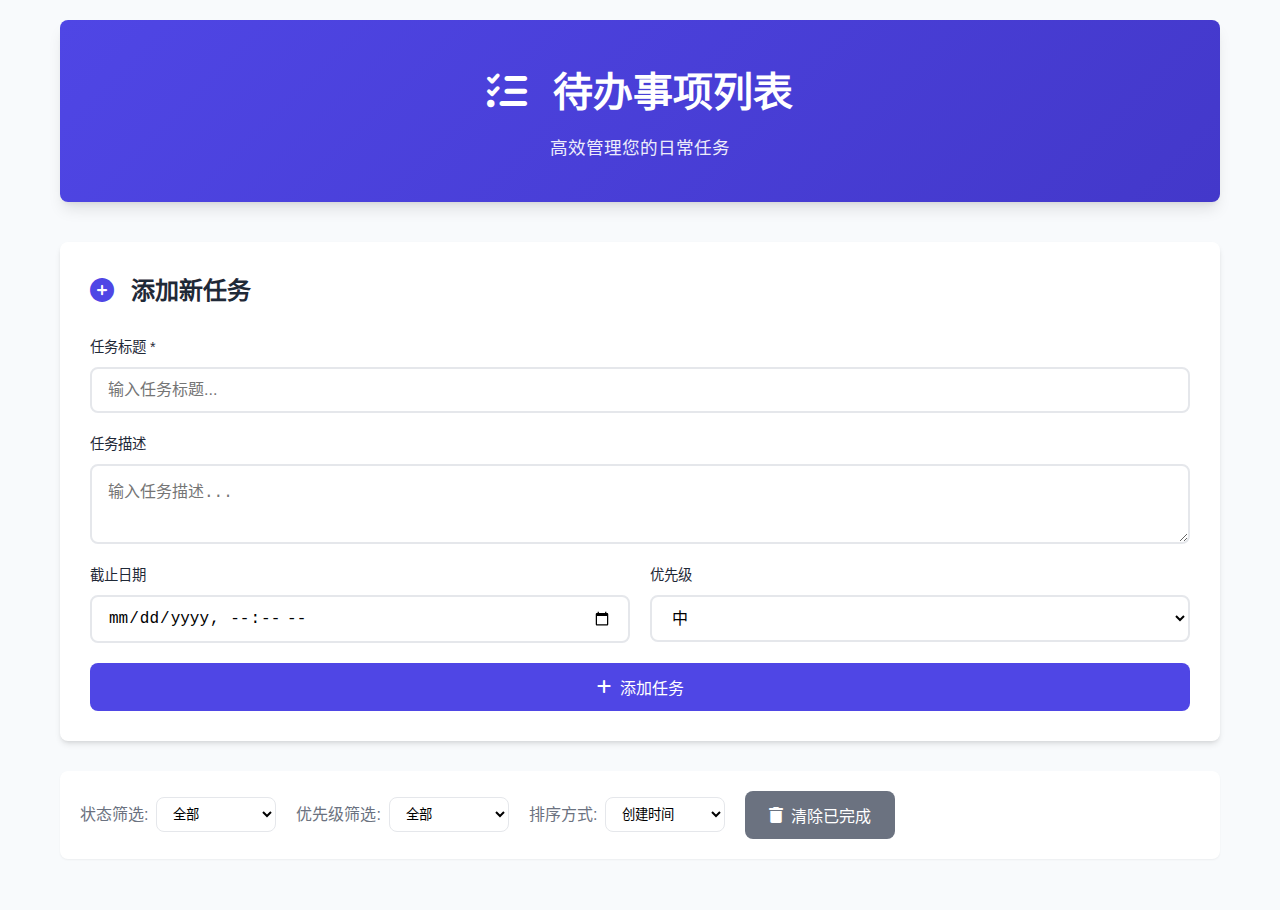
<file: c/index.html>
<!DOCTYPE html>
<html lang="zh-CN">
<head>
    <meta charset="UTF-8">
    <meta name="viewport" content="width=device-width, initial-scale=1.0">
    <title>待办事项列表</title>
    <link rel="stylesheet" href="styles.css">
    <link href="https://cdnjs.cloudflare.com/ajax/libs/font-awesome/6.0.0/css/all.min.css" rel="stylesheet">
</head>
<body>
    <div class="container">
        <header class="header">
            <h1><i class="fas fa-tasks"></i> 待办事项列表</h1>
            <p class="subtitle">高效管理您的日常任务</p>
        </header>

        <main class="main-content">
            <!-- 添加任务表单 -->
            <section class="add-task-section">
                <div class="form-container">
                    <h2><i class="fas fa-plus-circle"></i> 添加新任务</h2>
                    <form id="add-task-form" class="task-form">
                        <div class="form-group">
                            <label for="task-title">任务标题 *</label>
                            <input type="text" id="task-title" name="title" required placeholder="输入任务标题...">
                        </div>
                        
                        <div class="form-group">
                            <label for="task-description">任务描述</label>
                            <textarea id="task-description" name="description" placeholder="输入任务描述..."></textarea>
                        </div>
                        
                        <div class="form-row">
                            <div class="form-group">
                                <label for="task-due-date">截止日期</label>
                                <input type="datetime-local" id="task-due-date" name="dueDate">
                            </div>
                            
                            <div class="form-group">
                                <label for="task-priority">优先级</label>
                                <select id="task-priority" name="priority">
                                    <option value="0">低</option>
                                    <option value="1" selected>中</option>
                                    <option value="2">高</option>
                                    <option value="3">紧急</option>
                                </select>
                            </div>
                        </div>
                        
                        <button type="submit" class="btn btn-primary">
                            <i class="fas fa-plus"></i> 添加任务
                        </button>
                    </form>
                </div>
            </section>

            <!-- 任务筛选和排序 -->
            <section class="filter-section">
                <div class="filter-container">
                    <div class="filter-group">
                        <label for="filter-status">状态筛选:</label>
                        <select id="filter-status">
                            <option value="all">全部</option>
                            <option value="pending">待办</option>
                            <option value="completed">已完成</option>
                        </select>
                    </div>
                    
                    <div class="filter-group">
                        <label for="filter-priority">优先级筛选:</label>
                        <select id="filter-priority">
                            <option value="all">全部</option>
                            <option value="3">紧急</option>
                            <option value="2">高</option>
                            <option value="1">中</option>
                            <option value="0">低</option>
                        </select>
                    </div>
                    
                    <div class="filter-group">
                        <label for="sort-by">排序方式:</label>
                        <select id="sort-by">
                            <option value="created">创建时间</option>
                            <option value="priority">优先级</option>
                            <option value="dueDate">截止日期</option>
                            <option value="title">标题</option>
                        </select>
                    </div>
                    
                    <button id="clear-completed" class="btn btn-secondary">
                        <i class="fas fa-trash"></i> 清除已完成
                    </button>
                </div>
            </section>
</body>
</html>
</file>
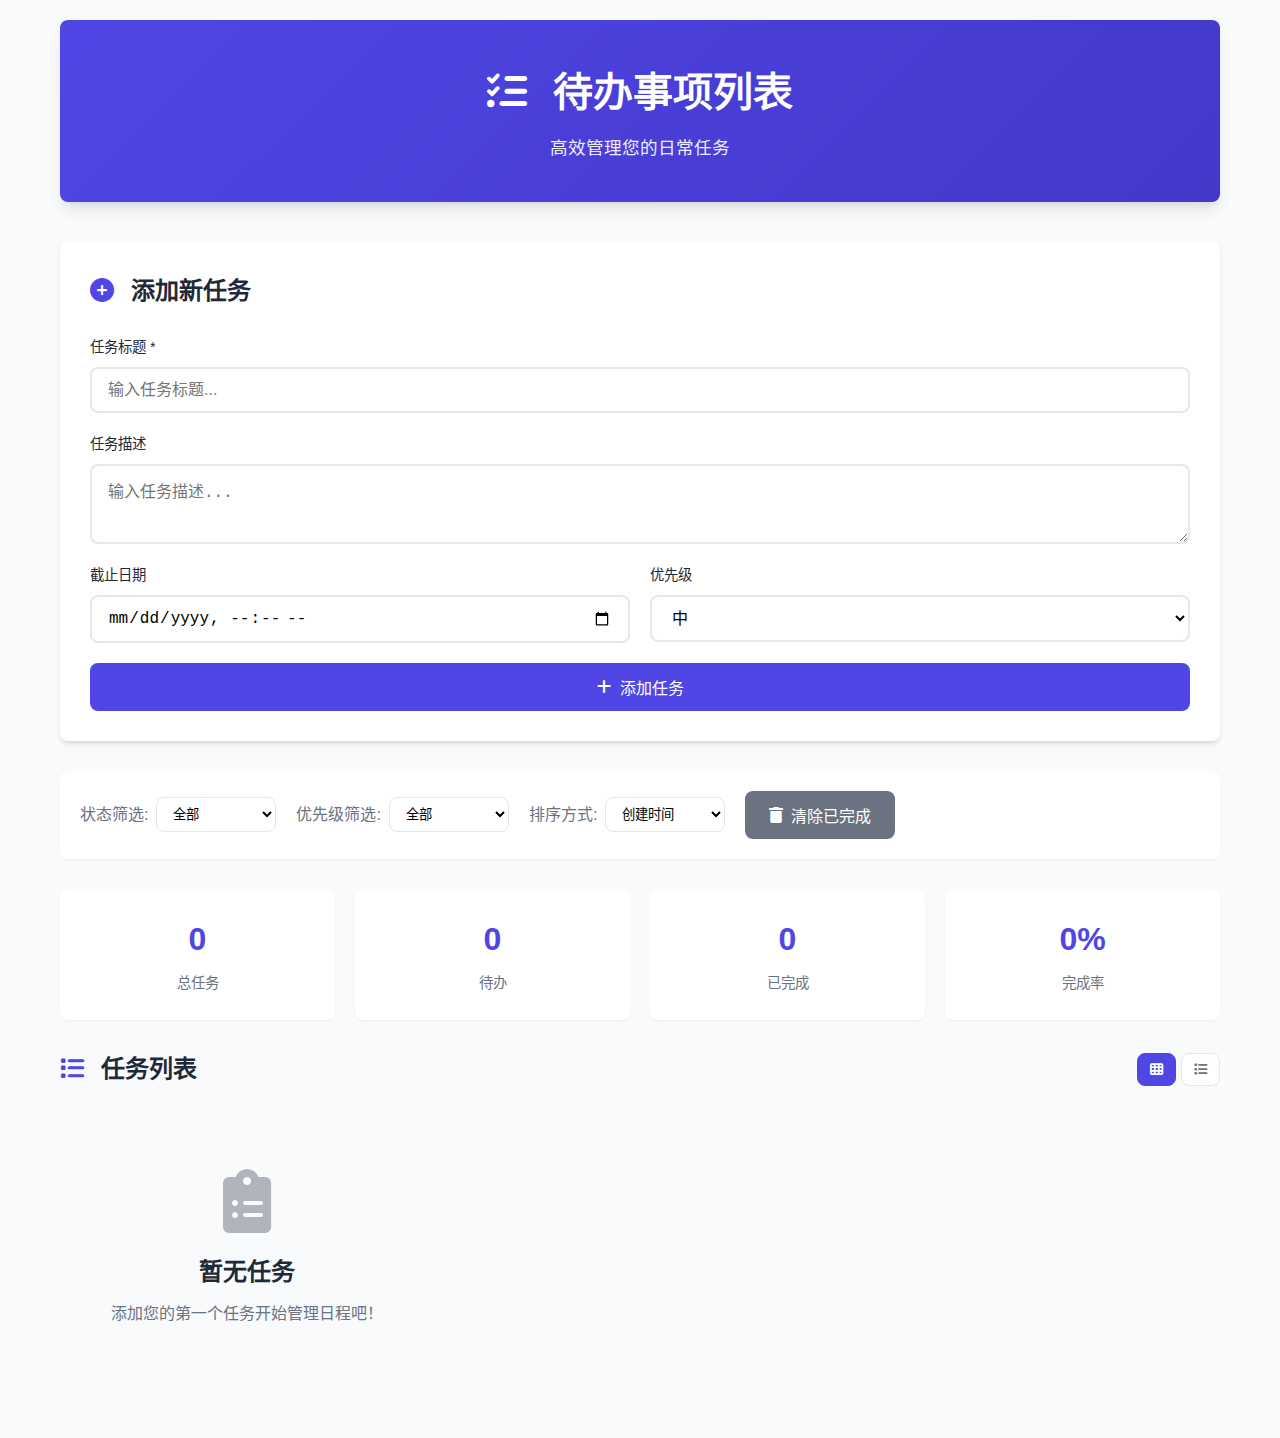
<file: self-discipline/index.html>
<!DOCTYPE html>
<html lang="zh-CN">
<head>
    <meta charset="UTF-8">
    <meta name="viewport" content="width=device-width, initial-scale=1.0">
    <title>待办事项列表</title>
    <link rel="stylesheet" href="styles.css">
    <link href="https://cdnjs.cloudflare.com/ajax/libs/font-awesome/6.0.0/css/all.min.css" rel="stylesheet">
</head>
<body>
    <div class="container">
        <header class="header">
            <h1><i class="fas fa-tasks"></i> 待办事项列表</h1>
            <p class="subtitle">高效管理您的日常任务</p>
        </header>

        <main class="main-content">
            <!-- 添加任务表单 -->
            <section class="add-task-section">
                <div class="form-container">
                    <h2><i class="fas fa-plus-circle"></i> 添加新任务</h2>
                    <form id="add-task-form" class="task-form">
                        <div class="form-group">
                            <label for="task-title">任务标题 *</label>
                            <input type="text" id="task-title" name="title" required placeholder="输入任务标题...">
                        </div>
                        
                        <div class="form-group">
                            <label for="task-description">任务描述</label>
                            <textarea id="task-description" name="description" placeholder="输入任务描述..."></textarea>
                        </div>
                        
                        <div class="form-row">
                            <div class="form-group">
                                <label for="task-due-date">截止日期</label>
                                <input type="datetime-local" id="task-due-date" name="dueDate">
                            </div>
                            
                            <div class="form-group">
                                <label for="task-priority">优先级</label>
                                <select id="task-priority" name="priority">
                                    <option value="0">低</option>
                                    <option value="1" selected>中</option>
                                    <option value="2">高</option>
                                    <option value="3">紧急</option>
                                </select>
                            </div>
                        </div>
                        
                        <button type="submit" class="btn btn-primary">
                            <i class="fas fa-plus"></i> 添加任务
                        </button>
                    </form>
                </div>
            </section>

            <!-- 任务筛选和排序 -->
            <section class="filter-section">
                <div class="filter-container">
                    <div class="filter-group">
                        <label for="filter-status">状态筛选:</label>
                        <select id="filter-status">
                            <option value="all">全部</option>
                            <option value="pending">待办</option>
                            <option value="completed">已完成</option>
                        </select>
                    </div>
                    
                    <div class="filter-group">
                        <label for="filter-priority">优先级筛选:</label>
                        <select id="filter-priority">
                            <option value="all">全部</option>
                            <option value="3">紧急</option>
                            <option value="2">高</option>
                            <option value="1">中</option>
                            <option value="0">低</option>
                        </select>
                    </div>
                    
                    <div class="filter-group">
                        <label for="sort-by">排序方式:</label>
                        <select id="sort-by">
                            <option value="created">创建时间</option>
                            <option value="priority">优先级</option>
                            <option value="dueDate">截止日期</option>
                            <option value="title">标题</option>
                        </select>
                    </div>
                    
                    <button id="clear-completed" class="btn btn-secondary">
                        <i class="fas fa-trash"></i> 清除已完成
                    </button>
                </div>
            </section>

            <!-- 任务统计 -->
            <section class="stats-section">
                <div class="stats-container">
                    <div class="stat-item">
                        <span class="stat-number" id="total-tasks">0</span>
                        <span class="stat-label">总任务</span>
                    </div>
                    <div class="stat-item">
                        <span class="stat-number" id="pending-tasks">0</span>
                        <span class="stat-label">待办</span>
                    </div>
                    <div class="stat-item">
                        <span class="stat-number" id="completed-tasks">0</span>
                        <span class="stat-label">已完成</span>
                    </div>
                    <div class="stat-item">
                        <span class="stat-number" id="completion-rate">0%</span>
                        <span class="stat-label">完成率</span>
                    </div>
                </div>
            </section>

            <!-- 任务列表 -->
            <section class="tasks-section">
                <div class="tasks-header">
                    <h2><i class="fas fa-list"></i> 任务列表</h2>
                    <div class="view-toggle">
                        <button id="grid-view" class="view-btn active" title="网格视图">
                            <i class="fas fa-th"></i>
                        </button>
                        <button id="list-view" class="view-btn" title="列表视图">
                            <i class="fas fa-list"></i>
                        </button>
                    </div>
                </div>
                
                <div id="tasks-container" class="tasks-container grid-view">
                    <div class="empty-state" id="empty-state">
                        <i class="fas fa-clipboard-list"></i>
                        <h3>暂无任务</h3>
                        <p>添加您的第一个任务开始管理日程吧！</p>
                    </div>
                </div>
            </section>
        </main>

        <!-- 编辑任务模态框 -->
        <div id="edit-modal" class="modal">
            <div class="modal-content">
                <div class="modal-header">
                    <h3><i class="fas fa-edit"></i> 编辑任务</h3>
                    <button class="close-btn" id="close-modal">
                        <i class="fas fa-times"></i>
                    </button>
                </div>
                <form id="edit-task-form" class="task-form">
                    <input type="hidden" id="edit-task-id">
                    
                    <div class="form-group">
                        <label for="edit-task-title">任务标题 *</label>
                        <input type="text" id="edit-task-title" name="title" required>
                    </div>
                    
                    <div class="form-group">
                        <label for="edit-task-description">任务描述</label>
                        <textarea id="edit-task-description" name="description"></textarea>
                    </div>
                    
                    <div class="form-row">
                        <div class="form-group">
                            <label for="edit-task-due-date">截止日期</label>
                            <input type="datetime-local" id="edit-task-due-date" name="dueDate">
                        </div>
                        
                        <div class="form-group">
                            <label for="edit-task-priority">优先级</label>
                            <select id="edit-task-priority" name="priority">
                                <option value="0">低</option>
                                <option value="1">中</option>
                                <option value="2">高</option>
                                <option value="3">紧急</option>
                            </select>
                        </div>
                    </div>
                    
                    <div class="modal-actions">
                        <button type="button" class="btn btn-secondary" id="cancel-edit">取消</button>
                        <button type="submit" class="btn btn-primary">
                            <i class="fas fa-save"></i> 保存更改
                        </button>
                    </div>
                </form>
            </div>
        </div>

        <!-- 确认删除模态框 -->
        <div id="delete-modal" class="modal">
            <div class="modal-content">
                <div class="modal-header">
                    <h3><i class="fas fa-exclamation-triangle"></i> 确认删除</h3>
                    <button class="close-btn" id="close-delete-modal">
                        <i class="fas fa-times"></i>
                    </button>
                </div>
                <div class="modal-body">
                    <p>您确定要删除这个任务吗？此操作无法撤销。</p>
                </div>
                <div class="modal-actions">
                    <button type="button" class="btn btn-secondary" id="cancel-delete">取消</button>
                    <button type="button" class="btn btn-danger" id="confirm-delete">
                        <i class="fas fa-trash"></i> 删除
                    </button>
                </div>
            </div>
        </div>
    </div>

    <script src="script.js"></script>
</body>
</html>
</file>
<file: c/styles.css>
/* 全局样式 */
* {
    margin: 0;
    padding: 0;
    box-sizing: border-box;
}

:root {
    --primary-color: #4f46e5;
    --primary-hover: #4338ca;
    --secondary-color: #6b7280;
    --success-color: #10b981;
    --warning-color: #f59e0b;
    --danger-color: #ef4444;
    --background-color: #f8fafc;
    --surface-color: #ffffff;
    --text-primary: #1f2937;
    --text-secondary: #6b7280;
    --border-color: #e5e7eb;
    --shadow-sm: 0 1px 2px 0 rgb(0 0 0 / 0.05);
    --shadow-md: 0 4px 6px -1px rgb(0 0 0 / 0.1), 0 2px 4px -2px rgb(0 0 0 / 0.1);
    --shadow-lg: 0 10px 15px -3px rgb(0 0 0 / 0.1), 0 4px 6px -4px rgb(0 0 0 / 0.1);
    --border-radius: 8px;
    --transition: all 0.2s ease-in-out;
}

body {
    font-family: -apple-system, BlinkMacSystemFont, 'Segoe UI', Roboto, 'Helvetica Neue', Arial, sans-serif;
    background-color: var(--background-color);
    color: var(--text-primary);
    line-height: 1.6;
}

.container {
    max-width: 1200px;
    margin: 0 auto;
    padding: 20px;
}

/* 头部样式 */
.header {
    text-align: center;
    margin-bottom: 40px;
    padding: 40px 20px;
    background: linear-gradient(135deg, var(--primary-color), var(--primary-hover));
    border-radius: var(--border-radius);
    color: white;
    box-shadow: var(--shadow-lg);
}

.header h1 {
    font-size: 2.5rem;
    font-weight: 700;
    margin-bottom: 10px;
}

.header h1 i {
    margin-right: 15px;
}

.subtitle {
    font-size: 1.1rem;
    opacity: 0.9;
}

/* 表单样式 */
.form-container {
    background: var(--surface-color);
    padding: 30px;
    border-radius: var(--border-radius);
    box-shadow: var(--shadow-md);
    margin-bottom: 30px;
}

.form-container h2 {
    color: var(--text-primary);
    margin-bottom: 25px;
    font-size: 1.5rem;
    font-weight: 600;
}

.form-container h2 i {
    color: var(--primary-color);
    margin-right: 10px;
}

.task-form {
    display: flex;
    flex-direction: column;
    gap: 20px;
}

.form-group {
    display: flex;
    flex-direction: column;
    gap: 8px;
}

.form-row {
    display: grid;
    grid-template-columns: 1fr 1fr;
    gap: 20px;
}

.form-group label {
    font-weight: 500;
    color: var(--text-primary);
    font-size: 0.9rem;
}

.form-group input,
.form-group textarea,
.form-group select {
    padding: 12px 16px;
    border: 2px solid var(--border-color);
    border-radius: var(--border-radius);
    font-size: 1rem;
    transition: var(--transition);
    background-color: var(--surface-color);
}

.form-group input:focus,
.form-group textarea:focus,
.form-group select:focus {
    outline: none;
    border-color: var(--primary-color);
    box-shadow: 0 0 0 3px rgb(79 70 229 / 0.1);
}

.form-group textarea {
    resize: vertical;
    min-height: 80px;
}

/* 按钮样式 */
.btn {
    padding: 12px 24px;
    border: none;
    border-radius: var(--border-radius);
    font-size: 1rem;
    font-weight: 500;
    cursor: pointer;
    transition: var(--transition);
    display: inline-flex;
    align-items: center;
    gap: 8px;
    text-decoration: none;
    justify-content: center;
}

.btn-primary {
    background-color: var(--primary-color);
    color: white;
}

.btn-primary:hover {
    background-color: var(--primary-hover);
    transform: translateY(-1px);
    box-shadow: var(--shadow-md);
}

.btn-secondary {
    background-color: var(--secondary-color);
    color: white;
}

.btn-secondary:hover {
    background-color: #4b5563;
    transform: translateY(-1px);
}

/* 筛选区域 */
.filter-section {
    margin-bottom: 30px;
}

.filter-container {
    background: var(--surface-color);
    padding: 20px;
    border-radius: var(--border-radius);
    box-shadow: var(--shadow-sm);
    display: flex;
    flex-wrap: wrap;
    gap: 20px;
    align-items: center;
}

.filter-group {
    display: flex;
    align-items: center;
    gap: 8px;
}

.filter-group label {
    font-weight: 500;
    color: var(--text-secondary);
    white-space: nowrap;
}

.filter-group select {
    padding: 8px 12px;
    border: 1px solid var(--border-color);
    border-radius: var(--border-radius);
    background-color: var(--surface-color);
    min-width: 120px;
}
</file>
<file: self-discipline/styles.css>
/* 全局样式 */
* {
    margin: 0;
    padding: 0;
    box-sizing: border-box;
}

:root {
    --primary-color: #4f46e5;
    --primary-hover: #4338ca;
    --secondary-color: #6b7280;
    --success-color: #10b981;
    --warning-color: #f59e0b;
    --danger-color: #ef4444;
    --background-color: #f8fafc;
    --surface-color: #ffffff;
    --text-primary: #1f2937;
    --text-secondary: #6b7280;
    --border-color: #e5e7eb;
    --shadow-sm: 0 1px 2px 0 rgb(0 0 0 / 0.05);
    --shadow-md: 0 4px 6px -1px rgb(0 0 0 / 0.1), 0 2px 4px -2px rgb(0 0 0 / 0.1);
    --shadow-lg: 0 10px 15px -3px rgb(0 0 0 / 0.1), 0 4px 6px -4px rgb(0 0 0 / 0.1);
    --border-radius: 8px;
    --transition: all 0.2s ease-in-out;
}

body {
    font-family: -apple-system, BlinkMacSystemFont, 'Segoe UI', Roboto, 'Helvetica Neue', Arial, sans-serif;
    background-color: var(--background-color);
    color: var(--text-primary);
    line-height: 1.6;
}

.container {
    max-width: 1200px;
    margin: 0 auto;
    padding: 20px;
}

/* 头部样式 */
.header {
    text-align: center;
    margin-bottom: 40px;
    padding: 40px 20px;
    background: linear-gradient(135deg, var(--primary-color), var(--primary-hover));
    border-radius: var(--border-radius);
    color: white;
    box-shadow: var(--shadow-lg);
}

.header h1 {
    font-size: 2.5rem;
    font-weight: 700;
    margin-bottom: 10px;
}

.header h1 i {
    margin-right: 15px;
}

.subtitle {
    font-size: 1.1rem;
    opacity: 0.9;
}

/* 表单样式 */
.form-container {
    background: var(--surface-color);
    padding: 30px;
    border-radius: var(--border-radius);
    box-shadow: var(--shadow-md);
    margin-bottom: 30px;
}

.form-container h2 {
    color: var(--text-primary);
    margin-bottom: 25px;
    font-size: 1.5rem;
    font-weight: 600;
}

.form-container h2 i {
    color: var(--primary-color);
    margin-right: 10px;
}

.task-form {
    display: flex;
    flex-direction: column;
    gap: 20px;
}

.form-group {
    display: flex;
    flex-direction: column;
    gap: 8px;
}

.form-row {
    display: grid;
    grid-template-columns: 1fr 1fr;
    gap: 20px;
}

.form-group label {
    font-weight: 500;
    color: var(--text-primary);
    font-size: 0.9rem;
}

.form-group input,
.form-group textarea,
.form-group select {
    padding: 12px 16px;
    border: 2px solid var(--border-color);
    border-radius: var(--border-radius);
    font-size: 1rem;
    transition: var(--transition);
    background-color: var(--surface-color);
}

.form-group input:focus,
.form-group textarea:focus,
.form-group select:focus {
    outline: none;
    border-color: var(--primary-color);
    box-shadow: 0 0 0 3px rgb(79 70 229 / 0.1);
}

.form-group textarea {
    resize: vertical;
    min-height: 80px;
}

/* 按钮样式 */
.btn {
    padding: 12px 24px;
    border: none;
    border-radius: var(--border-radius);
    font-size: 1rem;
    font-weight: 500;
    cursor: pointer;
    transition: var(--transition);
    display: inline-flex;
    align-items: center;
    gap: 8px;
    text-decoration: none;
    justify-content: center;
}

.btn-primary {
    background-color: var(--primary-color);
    color: white;
}

.btn-primary:hover {
    background-color: var(--primary-hover);
    transform: translateY(-1px);
    box-shadow: var(--shadow-md);
}

.btn-secondary {
    background-color: var(--secondary-color);
    color: white;
}

.btn-secondary:hover {
    background-color: #4b5563;
    transform: translateY(-1px);
}

.btn-danger {
    background-color: var(--danger-color);
    color: white;
}

.btn-danger:hover {
    background-color: #dc2626;
    transform: translateY(-1px);
}

.btn-success {
    background-color: var(--success-color);
    color: white;
}

.btn-success:hover {
    background-color: #059669;
}

/* 筛选区域 */
.filter-section {
    margin-bottom: 30px;
}

.filter-container {
    background: var(--surface-color);
    padding: 20px;
    border-radius: var(--border-radius);
    box-shadow: var(--shadow-sm);
    display: flex;
    flex-wrap: wrap;
    gap: 20px;
    align-items: center;
}

.filter-group {
    display: flex;
    align-items: center;
    gap: 8px;
}

.filter-group label {
    font-weight: 500;
    color: var(--text-secondary);
    white-space: nowrap;
}

.filter-group select {
    padding: 8px 12px;
    border: 1px solid var(--border-color);
    border-radius: var(--border-radius);
    background-color: var(--surface-color);
    min-width: 120px;
}

/* 统计区域 */
.stats-section {
    margin-bottom: 30px;
}

.stats-container {
    display: grid;
    grid-template-columns: repeat(auto-fit, minmax(200px, 1fr));
    gap: 20px;
}

.stat-item {
    background: var(--surface-color);
    padding: 25px;
    border-radius: var(--border-radius);
    box-shadow: var(--shadow-sm);
    text-align: center;
    transition: var(--transition);
}

.stat-item:hover {
    transform: translateY(-2px);
    box-shadow: var(--shadow-md);
}

.stat-number {
    display: block;
    font-size: 2rem;
    font-weight: 700;
    color: var(--primary-color);
    margin-bottom: 5px;
}

.stat-label {
    color: var(--text-secondary);
    font-size: 0.9rem;
    font-weight: 500;
}

/* 任务列表区域 */
.tasks-section {
    margin-bottom: 30px;
}

.tasks-header {
    display: flex;
    justify-content: space-between;
    align-items: center;
    margin-bottom: 20px;
}

.tasks-header h2 {
    color: var(--text-primary);
    font-size: 1.5rem;
    font-weight: 600;
}

.tasks-header h2 i {
    color: var(--primary-color);
    margin-right: 10px;
}

.view-toggle {
    display: flex;
    gap: 5px;
}

.view-btn {
    padding: 8px 12px;
    border: 1px solid var(--border-color);
    background: var(--surface-color);
    border-radius: var(--border-radius);
    cursor: pointer;
    transition: var(--transition);
    color: var(--text-secondary);
}

.view-btn:hover,
.view-btn.active {
    background: var(--primary-color);
    color: white;
    border-color: var(--primary-color);
}

.tasks-container {
    min-height: 200px;
}

.tasks-container.grid-view {
    display: grid;
    grid-template-columns: repeat(auto-fill, minmax(300px, 1fr));
    gap: 20px;
}

.tasks-container.list-view {
    display: flex;
    flex-direction: column;
    gap: 15px;
}

/* 任务卡片样式 */
.task-card {
    background: var(--surface-color);
    border-radius: var(--border-radius);
    box-shadow: var(--shadow-sm);
    transition: var(--transition);
    overflow: hidden;
    border-left: 4px solid var(--border-color);
}

.task-card:hover {
    transform: translateY(-2px);
    box-shadow: var(--shadow-md);
}

.task-card.completed {
    opacity: 0.7;
    border-left-color: var(--success-color);
}

.task-card.priority-0 {
    border-left-color: var(--secondary-color);
}

.task-card.priority-1 {
    border-left-color: var(--primary-color);
}

.task-card.priority-2 {
    border-left-color: var(--warning-color);
}

.task-card.priority-3 {
    border-left-color: var(--danger-color);
}

.task-header {
    padding: 20px 20px 10px;
    display: flex;
    justify-content: space-between;
    align-items: flex-start;
    gap: 15px;
}

.task-title {
    font-size: 1.1rem;
    font-weight: 600;
    color: var(--text-primary);
    margin: 0;
    flex: 1;
    word-break: break-word;
}

.task-card.completed .task-title {
    text-decoration: line-through;
    color: var(--text-secondary);
}

.task-actions {
    display: flex;
    gap: 5px;
    flex-shrink: 0;
}

.task-action-btn {
    padding: 6px 8px;
    border: none;
    background: transparent;
    border-radius: 4px;
    cursor: pointer;
    transition: var(--transition);
    color: var(--text-secondary);
    font-size: 0.9rem;
}

.task-action-btn:hover {
    background: var(--background-color);
    color: var(--text-primary);
}

.task-action-btn.complete-btn:hover {
    color: var(--success-color);
}

.task-action-btn.edit-btn:hover {
    color: var(--primary-color);
}

.task-action-btn.delete-btn:hover {
    color: var(--danger-color);
}

.task-body {
    padding: 0 20px 20px;
}

.task-description {
    color: var(--text-secondary);
    margin-bottom: 15px;
    line-height: 1.5;
    word-break: break-word;
}

.task-meta {
    display: flex;
    flex-wrap: wrap;
    gap: 15px;
    align-items: center;
    font-size: 0.85rem;
}

.task-meta-item {
    display: flex;
    align-items: center;
    gap: 5px;
    color: var(--text-secondary);
}

.task-meta-item i {
    width: 12px;
}

.priority-badge {
    padding: 2px 8px;
    border-radius: 12px;
    font-size: 0.75rem;
    font-weight: 500;
    text-transform: uppercase;
}

.priority-badge.priority-0 {
    background: #f3f4f6;
    color: var(--secondary-color);
}

.priority-badge.priority-1 {
    background: #dbeafe;
    color: var(--primary-color);
}

.priority-badge.priority-2 {
    background: #fef3c7;
    color: #d97706;
}

.priority-badge.priority-3 {
    background: #fee2e2;
    color: var(--danger-color);
}

.due-date {
    color: var(--text-secondary);
}

.due-date.overdue {
    color: var(--danger-color);
    font-weight: 500;
}

.due-date.due-soon {
    color: var(--warning-color);
    font-weight: 500;
}

/* 列表视图特殊样式 */
.list-view .task-card {
    display: flex;
    align-items: center;
    padding: 15px 20px;
}

.list-view .task-header {
    padding: 0;
    flex: 1;
    align-items: center;
}

.list-view .task-body {
    padding: 0;
    margin-left: 20px;
    flex: 1;
}

.list-view .task-description {
    margin-bottom: 5px;
}

.list-view .task-meta {
    margin-top: 5px;
}

/* 空状态 */
.empty-state {
    text-align: center;
    padding: 60px 20px;
    color: var(--text-secondary);
}

.empty-state i {
    font-size: 4rem;
    margin-bottom: 20px;
    opacity: 0.5;
}

.empty-state h3 {
    font-size: 1.5rem;
    margin-bottom: 10px;
    color: var(--text-primary);
}

/* 模态框样式 */
.modal {
    display: none;
    position: fixed;
    top: 0;
    left: 0;
    width: 100%;
    height: 100%;
    background: rgba(0, 0, 0, 0.5);
    z-index: 1000;
    backdrop-filter: blur(4px);
}

.modal.show {
    display: flex;
    align-items: center;
    justify-content: center;
    animation: fadeIn 0.2s ease-out;
}

.modal-content {
    background: var(--surface-color);
    border-radius: var(--border-radius);
    box-shadow: var(--shadow-lg);
    width: 90%;
    max-width: 500px;
    max-height: 90vh;
    overflow-y: auto;
    animation: slideIn 0.3s ease-out;
}

.modal-header {
    padding: 20px 20px 0;
    display: flex;
    justify-content: space-between;
    align-items: center;
}

.modal-header h3 {
    margin: 0;
    color: var(--text-primary);
    font-size: 1.3rem;
}

.modal-header h3 i {
    color: var(--primary-color);
    margin-right: 10px;
}

.close-btn {
    background: none;
    border: none;
    font-size: 1.2rem;
    cursor: pointer;
    color: var(--text-secondary);
    padding: 5px;
    border-radius: 4px;
    transition: var(--transition);
}

.close-btn:hover {
    background: var(--background-color);
    color: var(--text-primary);
}

.modal-body {
    padding: 20px;
}

.modal-actions {
    display: flex;
    gap: 10px;
    justify-content: flex-end;
    margin-top: 20px;
}

/* 动画 */
@keyframes fadeIn {
    from { opacity: 0; }
    to { opacity: 1; }
}

@keyframes slideIn {
    from {
        opacity: 0;
        transform: translateY(-20px) scale(0.95);
    }
    to {
        opacity: 1;
        transform: translateY(0) scale(1);
    }
}

/* 响应式设计 */
@media (max-width: 768px) {
    .container {
        padding: 15px;
    }
    
    .header {
        padding: 30px 15px;
        margin-bottom: 30px;
    }
    
    .header h1 {
        font-size: 2rem;
    }
    
    .form-container {
        padding: 20px;
    }
    
    .form-row {
        grid-template-columns: 1fr;
    }
    
    .filter-container {
        flex-direction: column;
        align-items: stretch;
    }
    
    .filter-group {
        justify-content: space-between;
    }
    
    .stats-container {
        grid-template-columns: repeat(2, 1fr);
    }
    
    .tasks-container.grid-view {
        grid-template-columns: 1fr;
    }
    
    .tasks-header {
        flex-direction: column;
        gap: 15px;
        align-items: stretch;
    }
    
    .view-toggle {
        justify-content: center;
    }
    
    .task-header {
        flex-direction: column;
        align-items: stretch;
        gap: 10px;
    }
    
    .task-actions {
        justify-content: flex-end;
    }
    
    .modal-content {
        width: 95%;
        margin: 20px;
    }
    
    .modal-actions {
        flex-direction: column;
    }
}

@media (max-width: 480px) {
    .stats-container {
        grid-template-columns: 1fr;
    }
    
    .task-meta {
        flex-direction: column;
        align-items: flex-start;
        gap: 8px;
    }
}
</file>
